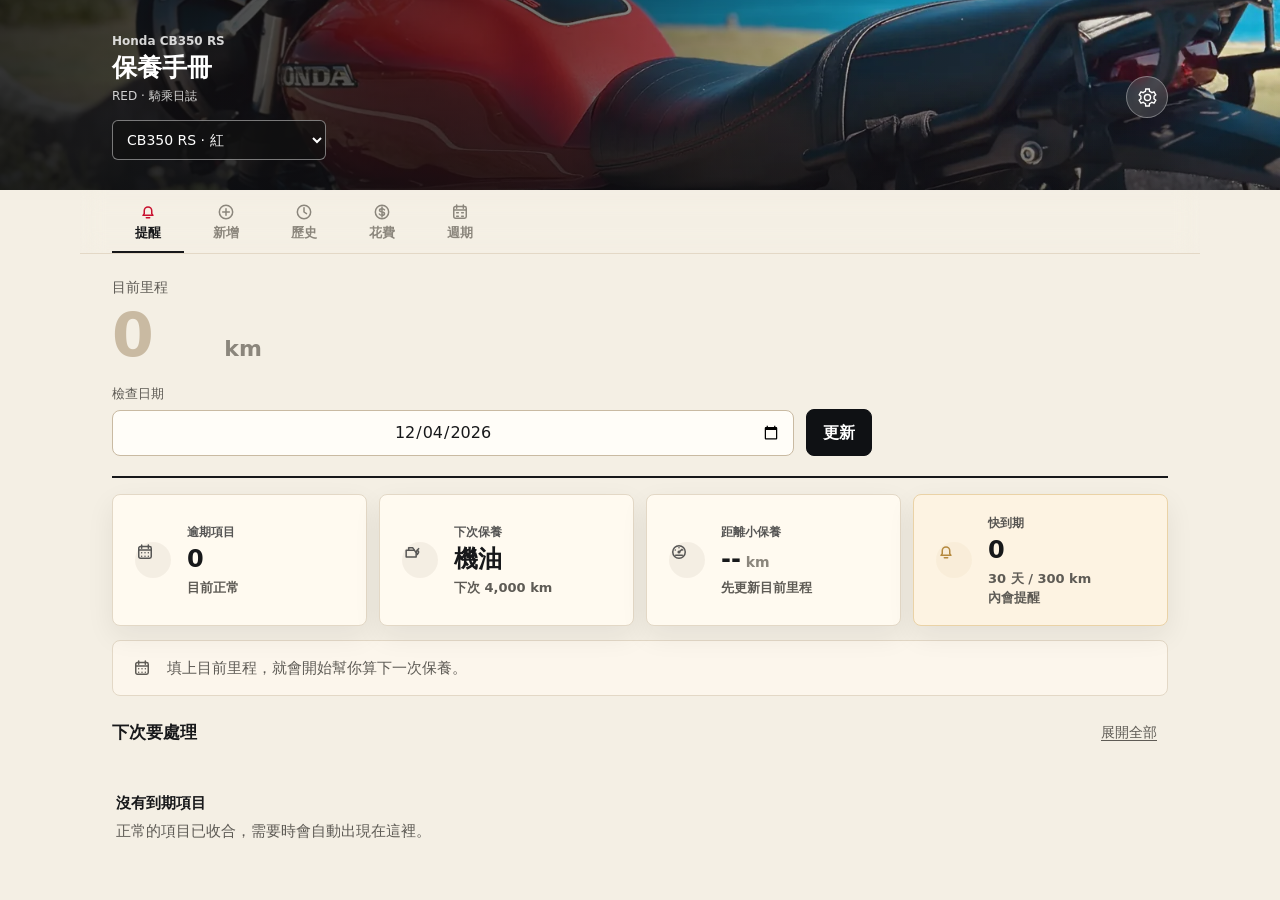
<file: index.html>
<!doctype html>
<html lang="zh-Hant">
  <head>
    <meta charset="UTF-8" />
    <meta name="viewport" content="width=device-width, initial-scale=1.0" />
    <title>Honda CB350 保養助理</title>
    <meta http-equiv="refresh" content="0; url=./app/" />
    <link rel="canonical" href="./app/" />
  </head>
  <body>
    <p><a href="./app/">開啟 Honda CB350 保養助理</a></p>
  </body>
</html>
</file>
<file: app/styles.css>
:root {
  color-scheme: light;

  --paper: #f4efe4;
  --card: #fffaf0;
  --ink: #17181a;
  --ink-2: #5e5b55;
  --ink-3: #8b867c;
  --line: #e3d8c6;
  --line-strong: #c9baa2;

  --honda: #c8102e;
  --due: #c0261c;
  --due-bg: #fdecea;
  --soon: #9a6100;
  --soon-bg: #fdf3e2;
  --ok: #2c6e52;
  --ok-bg: #eaf4ef;
  --focus: #1d4ed8;
  --rubber: #0f1114;

  --tabbar-h: 58px;
  --banner-ink: #0f1114;
  --radius: 8px;
}

* {
  box-sizing: border-box;
}

html,
body {
  margin: 0;
}

body {
  display: flex;
  flex-direction: column;
  min-height: 100vh;
  min-width: 320px;
  background: var(--paper);
  color: var(--ink);
  font-family: "Noto Sans TC", "PingFang TC", "Microsoft JhengHei", system-ui, -apple-system,
    "Segoe UI", sans-serif;
  font-size: 16px;
  line-height: 1.6;
  -webkit-text-size-adjust: 100%;
  padding-bottom: calc(var(--tabbar-h) + env(safe-area-inset-bottom));
}

button,
input,
select,
textarea {
  font: inherit;
  color: inherit;
}

button {
  cursor: pointer;
}

:focus-visible {
  outline: 2px solid var(--focus);
  outline-offset: 2px;
  border-radius: 4px;
}

h1,
h2,
p {
  margin: 0;
}

/* ---------------------------------------------------------------- 標頭 */

.masthead {
  position: relative;
  isolation: isolate;
  display: flex;
  align-items: flex-end;
  justify-content: space-between;
  gap: 16px;
  min-height: 128px;
  padding: 18px 20px 16px;
  background-color: #0f1114;
  background-image: url("./assets/cb350-rs-banner.webp");
  background-size: cover;
  background-position: center 62%;
  color: #fff;
}

/* 照片左半段是草地和海，直接放白字會糊掉，用漸層壓一層。 */
.masthead::after {
  content: "";
  position: absolute;
  inset: 0;
  z-index: -1;
  background:
    linear-gradient(90deg, rgba(12, 14, 17, 0.84) 0%, rgba(12, 14, 17, 0.56) 44%, rgba(12, 14, 17, 0.1) 80%),
    linear-gradient(0deg, rgba(12, 14, 17, 0.55), transparent 62%);
}

.mark {
  color: rgba(255, 255, 255, 0.82);
  font-size: 12px;
  font-weight: 700;
  letter-spacing: 0.06em;
  line-height: 1.2;
}

.masthead h1 {
  font-size: 26px;
  font-weight: 700;
  letter-spacing: -0.01em;
  line-height: 1.2;
}

.icon-btn {
  display: grid;
  place-items: center;
  width: 42px;
  height: 42px;
  flex: none;
  border: 1px solid rgba(255, 255, 255, 0.34);
  border-radius: 50%;
  background: rgba(255, 255, 255, 0.14);
  color: #fff;
  backdrop-filter: blur(6px);
}

.icon-btn svg {
  width: 21px;
  height: 21px;
  fill: none;
  stroke: currentColor;
  stroke-width: 1.6;
  stroke-linecap: round;
}

.shell {
  width: min(720px, 100%);
  margin: 0 auto;
  padding: 0 20px;
}

/* ---------------------------------------------------------------- 里程表 */

.odometer {
  padding: 22px 0 20px;
  border-bottom: 2px solid var(--ink);
}

.odo-label {
  display: block;
  color: var(--ink-2);
  font-size: 14px;
}

.odo-readout {
  display: flex;
  align-items: baseline;
  gap: 8px;
  margin: 2px 0 14px;
}

.odo-readout input {
  width: 100%;
  min-width: 0;
  padding: 0;
  border: 0;
  background: none;
  font-size: clamp(46px, 15vw, 66px);
  font-weight: 700;
  font-variant-numeric: tabular-nums;
  letter-spacing: -0.035em;
  line-height: 1;
}

.odo-readout input::placeholder {
  color: var(--line-strong);
}

.odo-readout input:focus {
  outline: none;
}

.odo-readout input:focus-visible {
  outline: 2px solid var(--focus);
  outline-offset: 4px;
}

/* 隱藏 number input 的上下箭頭，它會擠壓大字讀數 */
.odo-readout input::-webkit-outer-spin-button,
.odo-readout input::-webkit-inner-spin-button {
  appearance: none;
  margin: 0;
}

.odo-readout input[type="number"] {
  -moz-appearance: textfield;
}

.odo-unit {
  flex: none;
  color: var(--ink-3);
  font-size: 20px;
  font-weight: 600;
}

.odo-footer {
  display: flex;
  align-items: flex-end;
  gap: 12px;
}

.odo-footer .field {
  flex: 1;
  min-width: 0;
}

/* ---------------------------------------------------------------- 表單元件 */

.field {
  display: grid;
  gap: 5px;
}

.field > span {
  color: var(--ink-2);
  font-size: 13px;
}

.field input,
.composer textarea {
  width: 100%;
  padding: 10px 12px;
  border: 1px solid var(--line-strong);
  border-radius: var(--radius);
  background: var(--card);
}

.field input:focus-visible,
.composer textarea:focus-visible {
  outline: 2px solid var(--focus);
  outline-offset: 1px;
  border-color: var(--focus);
}

.btn {
  padding: 10px 16px;
  border: 1px solid var(--line-strong);
  border-radius: var(--radius);
  background: var(--card);
  font-weight: 600;
  white-space: nowrap;
}

.btn.primary {
  border-color: var(--ink);
  background: var(--ink);
  color: #fff;
}

.btn.primary:disabled {
  opacity: 0.5;
  cursor: default;
}

.btn.quiet {
  padding: 6px 10px;
  border-color: transparent;
  background: none;
  color: var(--ink-2);
  font-size: 14px;
  font-weight: 500;
  text-decoration: underline;
  text-underline-offset: 3px;
}

.btn.block {
  display: block;
  width: 100%;
}

.btn.danger {
  border-color: #f0c6c1;
  color: var(--due);
}

.btn.block + .btn.block {
  margin-top: 10px;
}

/* ---------------------------------------------------------------- 狀態列 */

.status-strip {
  padding: 14px 0;
  border-bottom: 1px solid var(--line);
  color: var(--ink-2);
  font-size: 15px;
}

.status-strip .count {
  color: var(--ink);
  font-weight: 700;
  font-variant-numeric: tabular-nums;
}

.status-strip .count.due {
  color: var(--due);
}

.status-strip .count.soon {
  color: var(--soon);
}

/* ---------------------------------------------------------------- 分頁 */

.view {
  display: none;
  padding: 18px 0 28px;
}

.view.is-active {
  display: block;
}

.view-head {
  display: flex;
  align-items: center;
  justify-content: space-between;
  gap: 12px;
  margin-bottom: 12px;
}

.view-head h2 {
  font-size: 17px;
  font-weight: 700;
}

.tabbar {
  position: fixed;
  inset: auto 0 0;
  z-index: 5;
  display: grid;
  grid-template-columns: repeat(5, 1fr);
  height: calc(var(--tabbar-h) + env(safe-area-inset-bottom));
  padding-bottom: env(safe-area-inset-bottom);
  border-top: 1px solid var(--line);
  background: var(--card);
}

.tab {
  position: relative;
  border: 0;
  background: none;
  color: var(--ink-3);
  font-size: 13px;
  font-weight: 600;
}

.tab.is-active {
  color: var(--ink);
  box-shadow: inset 0 2px 0 var(--ink);
}

.tab-dot {
  position: absolute;
  top: 12px;
  left: 50%;
  margin-left: 16px;
  width: 7px;
  height: 7px;
  border-radius: 50%;
  background: var(--due);
}

/* ---------------------------------------------------------------- 提醒 */

.reminder-list {
  border-top: 1px solid var(--line);
}

.reminder {
  padding: 14px 0 14px 14px;
  border-bottom: 1px solid var(--line);
  border-left: 4px solid var(--line-strong);
}

.reminder-top {
  display: flex;
  align-items: baseline;
  gap: 8px;
}

.reminder-cat {
  flex: 1;
  font-size: 12px;
  font-weight: 600;
}

.reminder-bottom {
  display: flex;
  align-items: flex-end;
  justify-content: space-between;
  gap: 12px;
  margin-top: 8px;
}

.reminder.due {
  border-left-color: var(--due);
}

.reminder.soon {
  border-left-color: var(--soon);
}

.reminder.ok {
  border-left-color: var(--ok);
}

.reminder-name {
  font-weight: 700;
}

.reminder-state {
  flex: none;
  padding: 2px 9px;
  border-radius: 999px;
  background: var(--ok-bg);
  color: var(--ok);
  font-size: 13px;
  font-weight: 600;
}

.reminder.due .reminder-state {
  background: var(--due-bg);
  color: var(--due);
}

.reminder.soon .reminder-state {
  background: var(--soon-bg);
  color: var(--soon);
}

.reminder-meta {
  color: var(--ink-2);
  font-size: 14px;
  font-variant-numeric: tabular-nums;
}

.reminder-meta b {
  color: var(--ink);
  font-weight: 600;
}

.reminder-done {
  flex: none;
  padding: 7px 14px;
  border: 1px solid var(--line-strong);
  border-radius: var(--radius);
  background: var(--card);
  font-size: 14px;
  font-weight: 600;
}

/* ---------------------------------------------------------------- 新增 */

.composer {
  display: grid;
  gap: 12px;
}

.composer textarea {
  resize: vertical;
  line-height: 1.65;
}

.chips {
  display: flex;
  flex-wrap: wrap;
  gap: 8px;
}

.chips button {
  padding: 7px 14px;
  border: 1px solid var(--line-strong);
  border-radius: 999px;
  background: var(--card);
  font-size: 14px;
}

.hint {
  margin-top: 12px;
  color: var(--ink-2);
  font-size: 14px;
}

.hint.warn {
  color: var(--soon);
}

/* ---------------------------------------------------------------- 歷史 */

.visit {
  margin-bottom: 18px;
  border: 1px solid var(--line);
  border-radius: var(--radius);
  background: var(--card);
  overflow: hidden;
}

.visit-head {
  display: flex;
  align-items: baseline;
  justify-content: space-between;
  gap: 12px;
  padding: 12px 14px;
  border-bottom: 1px solid var(--line);
  background: #fafbfb;
}

.visit-date {
  font-weight: 700;
  font-variant-numeric: tabular-nums;
}

.visit-odo {
  color: var(--ink-2);
  font-size: 14px;
  font-variant-numeric: tabular-nums;
}

.visit-item {
  display: grid;
  grid-template-columns: 1fr auto auto;
  gap: 2px 10px;
  align-items: baseline;
  padding: 11px 14px;
}

.visit-item + .visit-item {
  border-top: 1px solid var(--line);
}

.visit-name {
  font-weight: 600;
}

.visit-action {
  color: var(--ink-2);
  font-size: 14px;
}

.visit-cost {
  font-variant-numeric: tabular-nums;
  font-weight: 600;
}

.visit-note {
  grid-column: 1 / -1;
  color: var(--ink-3);
  font-size: 13px;
  line-height: 1.5;
}

.visit-del {
  grid-row: 1;
  grid-column: 3;
  width: 30px;
  height: 30px;
  border: 0;
  border-radius: 50%;
  background: none;
  color: var(--ink-3);
  font-size: 20px;
  line-height: 1;
}

.visit-del:hover {
  background: var(--due-bg);
  color: var(--due);
}

/* ---------------------------------------------------------------- 週期 */

.schedule-row {
  display: flex;
  align-items: baseline;
  justify-content: space-between;
  gap: 12px;
  padding: 12px 0;
  border-bottom: 1px solid var(--line);
}

.schedule-row:first-child {
  border-top: 1px solid var(--line);
}

.schedule-name {
  font-weight: 600;
}

.schedule-every {
  flex: none;
  color: var(--ink-2);
  font-size: 14px;
  font-variant-numeric: tabular-nums;
}

/* ---------------------------------------------------------------- 設定 */

.setting-block {
  padding: 16px 0;
  border-top: 1px solid var(--line);
}

/* ---------------------------------------------------------------- 空狀態與提示 */

.empty {
  padding: 28px 4px;
  color: var(--ink-2);
  font-size: 15px;
}

.empty b {
  display: block;
  margin-bottom: 4px;
  color: var(--ink);
}

.toast {
  position: fixed;
  left: 50%;
  bottom: calc(var(--tabbar-h) + env(safe-area-inset-bottom) + 14px);
  z-index: 10;
  width: min(560px, calc(100% - 32px));
  transform: translateX(-50%);
  padding: 12px 16px;
  border-radius: var(--radius);
  background: var(--ink);
  color: #fff;
  font-size: 15px;
  line-height: 1.5;
  box-shadow: 0 6px 24px rgba(0, 0, 0, 0.18);
}

.toast[data-kind="warn"] {
  background: var(--due);
}

@media (prefers-reduced-motion: no-preference) {
  .toast {
    animation: toast-in 160ms ease-out;
  }
}

@keyframes toast-in {
  from {
    opacity: 0;
    transform: translate(-50%, 8px);
  }
}

/* ---------------------------------------------------------------- 桌機 */

@media (min-width: 760px) {
  body {
    padding-bottom: 0;
  }

  .masthead {
    min-height: 168px;
    padding: 26px 32px 22px;
  }

  .masthead h1 {
    font-size: 30px;
  }

  .shell {
    padding: 0 32px;
  }

  .masthead {
    order: 1;
  }

  .tabbar {
    order: 2;
    position: static;
    width: min(720px, 100%);
    margin: 0 auto;
    height: auto;
    padding: 0 32px;
    border-top: 0;
    border-bottom: 1px solid var(--line);
    background: none;
    grid-template-columns: repeat(5, max-content);
    gap: 4px;
  }

  .tab {
    padding: 12px 16px;
  }

  .tab.is-active {
    box-shadow: inset 0 -2px 0 var(--ink);
  }

  .tab-dot {
    top: 10px;
    margin-left: 20px;
  }

  .shell {
    order: 3;
  }

  .toast {
    bottom: 24px;
  }
}

/* ---------------------------------------------------------------- 進度條 */

.bar {
  height: 5px;
  margin-top: 9px;
  border-radius: 3px;
  background: #eceef0;
  overflow: hidden;
}

.bar > span {
  display: block;
  height: 100%;
  border-radius: 3px;
  background: var(--ok);
}

.reminder.soon .bar > span {
  background: var(--soon);
}

.reminder.due .bar > span {
  background: var(--due);
}

/* ---------------------------------------------------------------- 快捷列 */

.quick-label {
  margin-bottom: 8px;
  color: var(--ink-2);
  font-size: 13px;
}

.quick-row {
  display: grid;
  grid-template-columns: repeat(auto-fit, minmax(84px, 1fr));
  gap: 8px;
  margin-bottom: 20px;
}

.quick {
  display: grid;
  gap: 2px;
  padding: 10px 8px;
  border: 1px solid var(--line-strong);
  border-radius: var(--radius);
  background: var(--card);
  text-align: left;
}

.quick.is-active {
  border-color: var(--ink);
  box-shadow: inset 0 0 0 1px var(--ink);
}

.quick-name {
  font-size: 14px;
  font-weight: 600;
}

.quick-every {
  color: var(--ink-3);
  font-size: 12px;
  font-variant-numeric: tabular-nums;
}

/* ---------------------------------------------------------------- 新增表單 */

.add-form {
  display: grid;
  gap: 14px;
  padding: 16px;
  border: 1px solid var(--line);
  border-radius: var(--radius);
  background: var(--card);
}

.field-row {
  display: grid;
  grid-template-columns: 1fr 1fr;
  gap: 12px;
}

.field > span em {
  color: var(--ink-3);
  font-size: 12px;
  font-style: normal;
}

.field select {
  width: 100%;
  padding: 10px 12px;
  border: 1px solid var(--line-strong);
  border-radius: var(--radius);
  background: var(--card);
}

.field select:focus-visible {
  outline: 2px solid var(--focus);
  outline-offset: 1px;
}

.text-entry {
  margin-top: 20px;
  padding: 14px 16px;
  border: 1px dashed var(--line-strong);
  border-radius: var(--radius);
}

.text-entry > summary {
  color: var(--ink-2);
  font-size: 14px;
  font-weight: 600;
  cursor: pointer;
}

.text-entry .composer {
  margin-top: 12px;
}

.text-entry-actions {
  display: flex;
  align-items: center;
  justify-content: flex-end;
  gap: 8px;
}

/* ---------------------------------------------------------------- 花費 */

.spend-total {
  padding: 4px 0 18px;
  border-bottom: 2px solid var(--ink);
}

.spend-total-label {
  display: block;
  color: var(--ink-2);
  font-size: 14px;
}

.spend-total strong {
  display: block;
  font-size: clamp(34px, 11vw, 48px);
  font-weight: 700;
  font-variant-numeric: tabular-nums;
  letter-spacing: -0.03em;
  line-height: 1.1;
}

.spend-facts {
  display: grid;
  grid-template-columns: 1fr 1fr;
  gap: 0;
  margin: 0;
  padding: 0;
}

.spend-facts > div {
  padding: 12px 0;
  border-bottom: 1px solid var(--line);
}

.spend-facts > div:nth-child(odd) {
  padding-right: 12px;
  border-right: 1px solid var(--line);
}

.spend-facts > div:nth-child(even) {
  padding-left: 12px;
}

.spend-facts dt {
  color: var(--ink-2);
  font-size: 13px;
}

.spend-facts dd {
  margin: 2px 0 0;
  font-weight: 600;
  font-variant-numeric: tabular-nums;
}

.sub-head {
  margin: 26px 0 10px;
  font-size: 13px;
  font-weight: 700;
}

.spend-row {
  padding: 10px 0;
}

.spend-row-top {
  display: flex;
  align-items: baseline;
  gap: 8px;
}

.spend-name {
  font-weight: 600;
}

.spend-count {
  flex: 1;
  color: var(--ink-3);
  font-size: 13px;
  font-variant-numeric: tabular-nums;
}

.spend-sum {
  font-variant-numeric: tabular-nums;
  font-weight: 600;
}

/* ---------------------------------------------------------------- 歷史列補充 */

/* 欄位：名稱、金額、編輯、刪除；分類色改由左側圖示呈現（見 maintenance-icons.css）。 */
.visit-item {
  grid-template-columns: minmax(0, 1fr) auto auto auto;
}

.visit-detail {
  grid-column: 1 / -1;
  color: var(--ink-2);
  font-size: 14px;
}

.visit-note {
  grid-column: 1 / -1;
}

/* ---------------------------------------------------------------- 診斷輸出 */

.diag {
  margin: 10px 0 0;
  padding: 12px;
  border: 1px solid var(--line);
  border-radius: var(--radius);
  background: #fafbfb;
  color: var(--ink-2);
  font-family: ui-monospace, "SFMono-Regular", Menlo, monospace;
  font-size: 12.5px;
  line-height: 1.7;
  white-space: pre-wrap;
  word-break: break-word;
}

.diag[data-status="ok"] {
  border-color: #bfdccd;
  background: var(--ok-bg);
  color: var(--ok);
}

.diag[data-status="warn"] {
  border-color: #f0c6c1;
  background: var(--due-bg);
  color: var(--due);
}

@media (min-width: 760px) {
  .quick-row {
    grid-template-columns: repeat(auto-fit, minmax(120px, 1fr));
  }

  .spend-facts {
    grid-template-columns: repeat(4, 1fr);
  }

  .spend-facts > div:nth-child(odd),
  .spend-facts > div:nth-child(even) {
    padding: 12px;
    border-right: 1px solid var(--line);
  }

  .spend-facts > div:last-child {
    border-right: 0;
  }
}

/* ---------------------------------------------------------------- 儀表總覽與響應式優化 */

body::before {
  content: "";
  position: fixed;
  inset: 0;
  z-index: -2;
  pointer-events: none;
  background:
    linear-gradient(180deg, rgba(15, 17, 20, 0.08), transparent 180px),
    radial-gradient(circle at top right, rgba(200, 16, 46, 0.1), transparent 260px);
}

.shell {
  width: min(860px, 100%);
  padding-inline: 16px;
}

.masthead {
  min-height: 138px;
}

.field input,
.field select,
.composer textarea {
  background: #fffdf8;
}

.field select:focus-visible {
  outline: 2px solid var(--focus);
  outline-offset: 1px;
  border-color: var(--focus);
}

.btn {
  background: #fffdf8;
}

.btn.primary {
  border-color: var(--rubber);
  background: var(--rubber);
}

.btn.primary:hover,
.btn.primary:focus-visible {
  border-color: var(--honda);
  background: var(--honda);
}

.dashboard {
  display: grid;
  gap: 12px;
  padding-top: 16px;
}

.dash-card {
  border: 1px solid var(--line);
  border-radius: var(--radius);
  background: var(--card);
  box-shadow: 0 10px 28px rgba(23, 24, 26, 0.07);
}

.dash-card span {
  display: block;
  color: inherit;
  opacity: 0.72;
  font-size: 12px;
  font-weight: 700;
}

.dash-card small {
  font-size: 13px;
  font-weight: 600;
}

.dash-grid {
  display: grid;
  grid-template-columns: repeat(2, minmax(0, 1fr));
  gap: 10px;
}

.dash-card {
  min-height: 112px;
  padding: 14px;
  text-align: left;
}

.dash-card strong {
  display: block;
  margin: 4px 0 6px;
  font-size: 24px;
  font-weight: 800;
  font-variant-numeric: tabular-nums;
  line-height: 1.15;
}

.dash-card small {
  display: block;
  color: var(--ink-2);
  line-height: 1.4;
}

/* 數字後面的單位（km）跟著數字同一行。 */
.dash-card strong small {
  display: inline;
  color: var(--ink-3);
  font-size: 14px;
  font-weight: 600;
}

.dash-card.urgent {
  border-color: #e6aaa4;
  background: var(--due-bg);
}

.dash-card.urgent strong {
  color: var(--due);
}

.dash-card.warm {
  border-color: #ead2a6;
  background: var(--soon-bg);
}

.status-strip {
  margin-top: 14px;
  padding: 12px 14px;
  border: 1px solid var(--line);
  border-radius: var(--radius);
  background: rgba(255, 250, 240, 0.72);
}

.tabbar {
  background: rgba(255, 250, 240, 0.96);
  backdrop-filter: blur(12px);
}

.reminder-list {
  display: grid;
  gap: 12px;
  border-top: 0;
}

.reminder {
  padding: 14px;
  border: 1px solid var(--line);
  border-left: 4px solid var(--line-strong);
  border-radius: var(--radius);
  background: var(--card);
}

.reminder-top {
  display: grid;
  grid-template-columns: 1fr auto;
  gap: 4px 8px;
}

.reminder-cat {
  grid-row: 2;
}

.reminder-name {
  font-size: 17px;
}

.reminder-state {
  grid-row: 1 / span 2;
  align-self: start;
}

.reminder-done:hover,
.visit-edit:hover {
  border-color: var(--honda);
  color: var(--honda);
}

.quick-row {
  grid-template-columns: repeat(2, minmax(0, 1fr));
}

.quick.is-active {
  border-color: var(--honda);
  box-shadow: inset 0 0 0 1px var(--honda);
}

.form-actions {
  display: flex;
  align-items: center;
  gap: 10px;
}

.form-actions .btn.block {
  flex: 1;
}

.text-entry {
  background: rgba(255, 250, 240, 0.54);
}

.history-tools {
  display: grid;
  grid-template-columns: 1fr;
  gap: 10px;
  margin-bottom: 14px;
  padding: 12px;
  border: 1px solid var(--line);
  border-radius: var(--radius);
  background: rgba(255, 250, 240, 0.72);
}

.visit-head {
  background: #f7efdf;
}

.visit-edit {
  grid-row: 1;
  grid-column: 3;
  padding: 4px 8px;
  border: 1px solid var(--line);
  border-radius: 999px;
  background: transparent;
  color: var(--ink-2);
  font-size: 13px;
  font-weight: 600;
}

.visit-del {
  grid-column: 4;
}

.diag {
  background: #fffdf8;
}

@media (min-width: 760px) {
  .tabbar {
    width: min(860px, 100%);
    background: transparent;
  }

  .dash-grid {
    grid-template-columns: repeat(4, minmax(0, 1fr));
  }

  .quick-row {
    grid-template-columns: repeat(auto-fit, minmax(120px, 1fr));
  }

  .history-tools {
    grid-template-columns: 1fr 180px;
  }
}

@media (max-width: 520px) {
  .field-row {
    grid-template-columns: 1fr;
  }

  .odo-footer,
  .reminder-bottom,
  .text-entry-actions,
  .form-actions {
    align-items: stretch;
    flex-direction: column;
  }

  .reminder-done,
  .text-entry-actions .btn,
  .form-actions .btn {
    width: 100%;
  }

  .visit-head {
    flex-wrap: wrap;
  }

  /* 手機上金額移到第二行右側，長名稱（大保養（店家））才不會被擠成一字一行。 */
  .visit-item {
    grid-template-columns: minmax(0, 1fr) auto auto;
    column-gap: 6px;
  }

  .visit-edit {
    grid-column: 2;
  }

  .visit-del {
    grid-column: 3;
  }

  .visit-detail {
    grid-row: 2;
    grid-column: 1;
  }

  .visit-cost {
    grid-row: 2;
    grid-column: 2 / -1;
    justify-self: end;
  }
}

/* 年度花費沿用 .schedule-row 的外觀，但沒有項目圖示，不需要預留圖示欄。 */
#spendByYear .schedule-row {
  display: flex;
  padding-left: 0;
}

#spendByYear .schedule-name,
#spendByYear .schedule-every {
  grid-column: auto;
  grid-row: auto;
}
</file>
<file: app/mobile-fixes.css>
/* iPhone / mobile layout hardening
 * Keep all content inside the visual viewport, respect notches / Dynamic Island,
 * and neutralize intrinsic widths from iOS form controls.
 */

html {
  width: 100%;
  max-width: 100%;
  overflow-x: hidden;
  background: var(--paper);
}

body {
  width: 100%;
  max-width: 100%;
  min-width: 0;
  min-height: 100dvh;
  overflow-x: hidden;
  padding-bottom: calc(var(--tabbar-h) + env(safe-area-inset-bottom) + 12px);
}

.masthead {
  width: 100%;
  max-width: 100%;
  padding-top: calc(18px + env(safe-area-inset-top));
  min-height: calc(138px + env(safe-area-inset-top));
}

.shell,
.view,
.dashboard,
.add-form,
.field-row,
.field,
.history-tools,
.text-entry,
.reminder,
.visit,
.schedule-row {
  min-width: 0;
  max-width: 100%;
}

.shell {
  width: 100%;
  padding-left: max(16px, env(safe-area-inset-left));
  padding-right: max(16px, env(safe-area-inset-right));
}

/* Home-only summary. Secondary tabs start directly at their own page content. */
body.secondary-tab .masthead,
body.secondary-tab .odometer,
body.secondary-tab .dashboard,
body.secondary-tab .status-strip {
  display: none;
}

body.secondary-tab .shell {
  padding-top: calc(env(safe-area-inset-top) + 14px);
}

body.secondary-tab .view.is-active {
  padding-top: 8px;
}

/* iOS form controls can keep an intrinsic minimum width and overflow CSS grids. */
input,
select,
textarea,
button {
  min-width: 0;
  max-width: 100%;
}

.field input,
.field select,
.composer textarea {
  display: block;
  width: 100%;
  max-width: 100%;
  min-width: 0;
  font-size: 16px;
}

input[type="date"],
input[type="number"],
input[type="search"],
input[type="text"] {
  display: block;
  box-sizing: border-box;
  width: 100%;
  max-width: 100%;
  min-width: 0;
}

/* Safari date controls have an intrinsic width that can escape narrow cards. */
input[type="date"] {
  -webkit-appearance: none;
  appearance: none;
  text-align: left;
  overflow: hidden;
}

input[type="date"]::-webkit-date-and-time-value {
  min-width: 0;
  width: 100%;
  text-align: left;
}

.odo-readout {
  width: 100%;
  min-width: 0;
}

.odo-readout input {
  min-width: 0;
  max-width: calc(100% - 48px);
}

.odo-footer {
  width: 100%;
  min-width: 0;
}

.tabbar {
  width: 100%;
  max-width: 100vw;
  padding-left: env(safe-area-inset-left);
  padding-right: env(safe-area-inset-right);
}

.tab {
  min-width: 0;
  overflow: hidden;
  text-overflow: ellipsis;
  white-space: nowrap;
}

@media (max-width: 520px) {
  .masthead {
    padding-left: max(18px, env(safe-area-inset-left));
    padding-right: max(18px, env(safe-area-inset-right));
  }

  .shell {
    padding-left: max(14px, env(safe-area-inset-left));
    padding-right: max(14px, env(safe-area-inset-right));
  }

  .field-row {
    grid-template-columns: minmax(0, 1fr);
    width: 100%;
  }

  .add-form {
    width: 100%;
    padding: 14px;
    overflow: clip;
  }

  .add-form .field,
  .add-form .field-row,
  .add-form input,
  .add-form select {
    width: 100%;
    max-width: 100%;
    min-width: 0;
  }

  .odo-footer {
    display: grid;
    grid-template-columns: minmax(0, 1fr);
    gap: 10px;
  }

  .odo-footer .btn {
    width: 100%;
  }

  .dashboard {
    grid-template-columns: minmax(0, 1fr);
  }

  /* 手機上兩欄，讓下面的「下次要處理」不用滑兩三個畫面才看得到。 */
  .dash-grid {
    grid-template-columns: repeat(2, minmax(0, 1fr));
    gap: 8px;
  }

  .dash-card,
  .status-strip {
    width: 100%;
    min-width: 0;
  }

  .visit-head,
  .reminder-bottom,
  .text-entry-actions,
  .form-actions {
    width: 100%;
  }

  .tab {
    padding-inline: 4px;
    font-size: 12px;
  }
}

/* Small iPhones / Display Zoom */
@media (max-width: 390px) {
  .shell {
    padding-left: 12px;
    padding-right: 12px;
  }

  .masthead {
    padding-left: 16px;
    padding-right: 16px;
  }

  .odo-readout input {
    font-size: clamp(42px, 14vw, 58px);
  }

}

@media (min-width: 760px) {
  body {
    min-height: 100vh;
    padding-bottom: 0;
  }

  .masthead {
    min-height: 168px;
    padding-top: 26px;
  }

  .shell {
    width: min(860px, 100%);
    padding-left: 32px;
    padding-right: 32px;
  }

  body.secondary-tab .masthead,
  body.secondary-tab .odometer,
  body.secondary-tab .dashboard,
  body.secondary-tab .status-strip {
    display: initial;
  }

  body.secondary-tab .masthead {
    display: flex;
  }

  body.secondary-tab .odometer,
  body.secondary-tab .dashboard {
    display: grid;
  }

  body.secondary-tab .status-strip {
    display: block;
  }

  body.secondary-tab .shell {
    padding-top: 0;
  }
}
</file>
<file: app/maintenance-icons.css>
/* Maintenance item icon styling */
.maintenance-icon {
  display: inline-grid;
  place-items: center;
  width: 44px;
  height: 44px;
  flex: none;
  border-radius: 50%;
  background: #f1eadf;
  color: var(--ink);
}

.maintenance-icon svg {
  display: block;
  width: 25px;
  height: 25px;
  fill: none;
  stroke: currentColor;
  stroke-width: 1.8;
  stroke-linecap: round;
  stroke-linejoin: round;
}

/* 圖示放在左邊、名稱與週期疊在右邊，一顆按鈕只佔一行高度。 */
.quick {
  position: relative;
  grid-template-columns: auto minmax(0, 1fr);
  column-gap: 10px;
  align-items: center;
}

.quick .maintenance-icon--quick {
  grid-row: 1 / span 2;
  width: 30px;
  height: 30px;
}

.quick-name,
.quick-every {
  grid-column: 2;
}

.quick .maintenance-icon--quick svg {
  width: 17px;
  height: 17px;
}

.reminder {
  position: relative;
  padding-left: 70px;
}

.reminder > .maintenance-icon--card {
  position: absolute;
  left: 14px;
  top: 50%;
  width: 44px;
  height: 44px;
  transform: translateY(-50%);
}

.reminder.due > .maintenance-icon--card,
.dash-card.urgent > .maintenance-icon--dash {
  background: #fbe3df;
  color: var(--due);
}

.reminder.soon > .maintenance-icon--card,
.dash-card.warm > .maintenance-icon--dash {
  background: #f8ecd6;
  color: var(--soon);
}

.reminder.ok > .maintenance-icon--card {
  background: #e7f1eb;
  color: var(--ok);
}

.visit-item {
  position: relative;
  padding-left: 64px;
}

.visit-item > .maintenance-icon--history {
  position: absolute;
  left: 12px;
  top: 50%;
  width: 38px;
  height: 38px;
  transform: translateY(-50%);
  color: var(--cat, var(--ink));
  background: color-mix(in srgb, var(--cat, #8b867c) 13%, #fffaf0);
}

.schedule-row {
  position: relative;
  min-height: 62px;
  padding-left: 56px;
}

.schedule-row > .maintenance-icon--schedule {
  position: absolute;
  left: 0;
  top: 50%;
  width: 40px;
  height: 40px;
  transform: translateY(-50%);
}

.schedule-row.has-major-note {
  flex-wrap: wrap;
  align-items: flex-start;
  padding-top: 14px;
  padding-bottom: 14px;
}

.major-service-note {
  flex: 0 0 100%;
  margin-top: 8px;
  padding: 10px 12px;
  border-radius: 10px;
  background: rgba(74, 85, 96, 0.07);
  color: var(--ink-2);
  font-size: 13px;
  line-height: 1.7;
  white-space: normal;
}

/* Dashboard cards */
.dash-card {
  position: relative;
  display: grid;
  grid-template-columns: 52px minmax(0, 1fr);
  grid-template-rows: auto auto auto;
  column-gap: 14px;
  align-content: center;
  min-height: 126px;
  padding: 16px 18px;
  text-align: left;
}

.dash-card > .maintenance-icon--dash {
  position: static;
  grid-column: 1;
  grid-row: 1 / span 3;
  align-self: center;
  justify-self: center;
  width: 46px;
  height: 46px;
  transform: none;
}

.dash-card > .maintenance-icon--dash svg {
  width: 26px;
  height: 26px;
}

.dash-card > span:not(.maintenance-icon),
.dash-card > strong,
.dash-card > small {
  grid-column: 2;
  width: 100%;
  max-width: none;
  min-width: 0;
}

.dash-card > span:not(.maintenance-icon) {
  grid-row: 1;
  align-self: end;
}

.dash-card > strong {
  grid-row: 2;
}

.dash-card > small {
  grid-row: 3;
  align-self: start;
}

.status-strip {
  display: flex;
  align-items: center;
  gap: 10px;
}

.status-strip > .status-icon {
  width: 30px;
  height: 30px;
  background: transparent;
  color: var(--ink-2);
}

.status-strip > .status-icon svg {
  width: 20px;
  height: 20px;
}

.tabbar {
  align-items: stretch;
}

.tab {
  display: flex;
  flex-direction: column;
  align-items: center;
  justify-content: center;
  gap: 2px;
  line-height: 1.15;
}

.tab > .tab-icon {
  width: 24px;
  height: 24px;
  background: transparent;
  color: currentColor;
}

.tab > .tab-icon svg {
  width: 20px;
  height: 20px;
  stroke-width: 1.8;
}

.tab.is-active > .tab-icon {
  color: var(--honda);
}

@media (min-width: 760px) {
  .dash-card {
    grid-template-columns: 44px minmax(0, 1fr);
    column-gap: 12px;
    min-height: 132px;
    padding: 16px 18px;
  }

  .dash-card > .maintenance-icon--dash {
    width: 38px;
    height: 38px;
  }

  .dash-card > .maintenance-icon--dash svg {
    width: 21px;
    height: 21px;
  }

  .reminder > .maintenance-icon--card {
    left: 16px;
  }
}

@media (max-width: 520px) {
  .maintenance-icon {
    width: 46px;
    height: 46px;
  }

  .maintenance-icon svg {
    width: 26px;
    height: 26px;
  }

  .reminder {
    padding-left: 72px;
  }

  .reminder > .maintenance-icon--card {
    left: 14px;
    width: 46px;
    height: 46px;
  }

  /* 兩欄小卡：圖示和標籤同一行，數字與說明在下面佔滿寬度。 */
  .dash-card {
    grid-template-columns: 26px minmax(0, 1fr);
    grid-template-rows: auto auto 1fr;
    column-gap: 8px;
    align-content: start;
    min-height: 0;
    padding: 12px;
  }

  .dash-card > .maintenance-icon--dash {
    grid-row: 1;
    width: 26px;
    height: 26px;
  }

  .dash-card > .maintenance-icon--dash svg {
    width: 17px;
    height: 17px;
  }

  .dash-card > span:not(.maintenance-icon) {
    align-self: center;
  }

  .dash-card > strong,
  .dash-card > small {
    grid-column: 1 / -1;
  }

  .dash-grid .dash-card > strong {
    margin: 6px 0 4px;
    font-size: 22px;
    overflow-wrap: anywhere;
  }

  .dash-card > small {
    font-size: 12.5px;
  }

  .major-service-note {
    font-size: 12.5px;
    line-height: 1.65;
  }

  .tab {
    font-size: 11px;
  }
}
</file>
<file: app/desktop-fixes.css>
/* Desktop/tablet layout corrections. Mobile behavior stays unchanged. */
@media (min-width: 760px) {
  body {
    overflow-x: hidden;
  }

  .masthead {
    min-height: 150px;
  }

  .shell,
  .tabbar {
    width: min(1040px, 100%);
  }

  .shell {
    padding-left: 32px;
    padding-right: 32px;
  }

  /* The bike summary belongs to the home/reminders tab on desktop too. */
  body.secondary-tab .odometer,
  body.secondary-tab .dashboard,
  body.secondary-tab .status-strip {
    display: none !important;
  }

  body.secondary-tab .masthead {
    display: flex !important;
  }

  body.secondary-tab .shell {
    padding-top: 0;
  }

  body.secondary-tab .view.is-active {
    padding-top: 28px;
  }

  /* Keep mileage and its unit visually together. */
  .odo-readout {
    justify-content: flex-start;
  }

  .odo-readout input {
    font-size: clamp(56px, 6vw, 76px);
  }

  .odo-unit {
    font-size: 22px;
  }

  .odo-footer {
    max-width: 760px;
  }

  .dashboard {
    gap: 14px;
  }

  .dash-grid {
    grid-template-columns: repeat(2, minmax(190px, 1fr));
    gap: 12px;
  }

  .dash-card {
    min-height: 132px;
    padding: 16px 18px;
    overflow: hidden;
  }

  .dash-card span,
  .dash-card strong,
  .dash-card small {
    word-break: keep-all;
    overflow-wrap: normal;
  }

  .dash-card strong {
    font-size: clamp(22px, 2.2vw, 30px);
  }

  .dash-card > .maintenance-icon--dash {
    right: 16px;
    top: 16px;
    width: 36px;
    height: 36px;
  }

  .dash-card > .maintenance-icon--dash svg {
    width: 20px;
    height: 20px;
  }

  .dash-card > .maintenance-icon--dash + span,
  .dash-card > .maintenance-icon--dash ~ strong,
  .dash-card > .maintenance-icon--dash ~ small {
    max-width: calc(100% - 54px);
  }

  /* Desktop nav remains compact and does not overlap page content. */
  .tabbar {
    position: static;
    margin: 0 auto;
    padding-left: 32px;
    padding-right: 32px;
    grid-template-columns: repeat(5, max-content);
    justify-content: start;
    gap: 6px;
  }

  .tab {
    min-width: 72px;
    padding: 10px 14px 12px;
  }

  .tab-icon {
    width: 18px;
    height: 18px;
  }

  .maintenance-icon--quick,
  .maintenance-icon--history,
  .maintenance-icon--schedule {
    flex: none;
  }
}

@media (min-width: 1180px) {
  .shell,
  .tabbar {
    width: min(1120px, 100%);
  }

  .dash-grid {
    grid-template-columns: repeat(4, minmax(0, 1fr));
  }
}
</file>
<file: app/small-service.css>
/* 6,000 km minor-service checklist */
.minor-service-card {
  margin-bottom: 28px;
  padding: 18px;
  border: 1px solid var(--line);
  border-radius: var(--radius);
  background: var(--card);
  box-shadow: 0 10px 28px rgba(23, 24, 26, 0.06);
}

.minor-service-head {
  display: flex;
  align-items: flex-start;
  justify-content: space-between;
  gap: 16px;
}

.minor-service-kicker {
  display: block;
  margin-bottom: 4px;
  color: var(--honda);
  font-size: 12px;
  font-weight: 800;
  letter-spacing: 0.04em;
}

.minor-service-head h3 {
  margin: 0;
  font-size: 20px;
  line-height: 1.2;
}

.minor-service-head p {
  margin: 6px 0 0;
  color: var(--ink-2);
  font-size: 13px;
}

.minor-service-score {
  flex: none;
  min-width: 64px;
  padding: 9px 10px;
  border-radius: 14px;
  background: #f7efdf;
  text-align: center;
}

.minor-service-score strong,
.minor-service-score span {
  display: block;
}

.minor-service-score strong {
  font-size: 18px;
  font-variant-numeric: tabular-nums;
}

.minor-service-score span {
  margin-top: 1px;
  color: var(--ink-2);
  font-size: 11px;
}

.minor-service-progress {
  height: 6px;
  margin: 16px 0 8px;
  overflow: hidden;
  border-radius: 999px;
  background: #ece5da;
}

.minor-service-progress > span {
  display: block;
  height: 100%;
  border-radius: inherit;
  background: var(--ok);
  transition: width 160ms ease;
}

.minor-service-list {
  display: grid;
}

.minor-service-item {
  display: grid;
  grid-template-columns: 28px minmax(0, 1fr);
  gap: 12px;
  align-items: center;
  min-height: 66px;
  padding: 10px 0;
  border-bottom: 1px solid var(--line);
  cursor: pointer;
}

.minor-service-item:last-child {
  border-bottom: 0;
}

.minor-service-item input {
  position: absolute;
  opacity: 0;
  pointer-events: none;
}

.minor-service-check {
  position: relative;
  display: grid;
  place-items: center;
  width: 24px;
  height: 24px;
  border: 1.5px solid var(--line-strong);
  border-radius: 7px;
  background: #fffdf8;
}

.minor-service-item.is-done .minor-service-check {
  border-color: var(--ok);
  background: var(--ok);
}

.minor-service-item.is-done .minor-service-check::after {
  content: "";
  width: 8px;
  height: 4px;
  margin-top: -2px;
  border-left: 2px solid #fff;
  border-bottom: 2px solid #fff;
  transform: rotate(-45deg);
}

.minor-service-copy {
  min-width: 0;
}

.minor-service-copy strong,
.minor-service-copy small {
  display: block;
}

.minor-service-copy strong {
  font-size: 15px;
}

.minor-service-copy small {
  margin-top: 3px;
  color: var(--ink-2);
  font-size: 12.5px;
  line-height: 1.5;
}

.minor-service-item.is-done .minor-service-copy strong {
  color: var(--ok);
}

.minor-service-item.is-done .minor-service-copy small {
  opacity: 0.62;
}

.minor-service-foot {
  display: flex;
  align-items: center;
  justify-content: space-between;
  gap: 16px;
  margin-top: 12px;
  padding-top: 12px;
  border-top: 1px dashed var(--line-strong);
}

.minor-service-foot p {
  margin: 0;
  color: var(--ink-2);
  font-size: 12.5px;
  line-height: 1.5;
}

.minor-service-reset {
  flex: none;
}

@media (max-width: 520px) {
  .minor-service-card {
    padding: 16px;
    border-radius: 18px;
  }

  .minor-service-head h3 {
    font-size: 18px;
  }

  .minor-service-score {
    min-width: 58px;
  }

  .minor-service-item {
    min-height: 70px;
  }

  .minor-service-foot {
    align-items: stretch;
    flex-direction: column;
  }

  .minor-service-reset {
    width: 100%;
  }
}
</file>
<file: app/vehicle-theme.css>
/* Keep the existing handbook layout; vehicle accents are deliberately scoped. */
[hidden] { display: none !important; }
.sr-only { position: absolute; width: 1px; height: 1px; padding: 0; overflow: hidden; clip-path: inset(50%); white-space: nowrap; }
.masthead { min-height: 190px; align-items: center; }
.masthead-copy { position: relative; z-index: 1; min-width: 0; }
.masthead h1 { font-size: 25px; margin-top: 5px; letter-spacing: 0; }
.mark { letter-spacing: 0; }
.vehicle-caption { font-size: 12px; opacity: .8; margin-top: 4px; }
.vehicle-picker { display: block; margin-top: 14px; max-width: 265px; }
.vehicle-picker select { width: 100%; min-height: 40px; padding: 8px 30px 8px 10px; font-size: 14px; border: 1px solid #ffffff70; border-radius: 6px; color: #fff; background: #111111bb; }
.vehicle-picker option { background: var(--card); color: var(--ink); }
.masthead .icon-btn { position: relative; z-index: 2; }
.schedule-source { margin-top: 28px; padding-top: 18px; border-top: 1px solid var(--line); color: var(--ink-2); font-size: 14px; }
.schedule-source a { display: block; margin-top: 6px; color: var(--honda); }
.asset-credit { margin-top: 12px; font-size: 11px; color: var(--ink-3); }
#deliveryForm .field-row { margin-bottom: 14px; }
.reminder.unknown { border-color: var(--line-strong); }
.reminder-meta b { font-size: 18px; }
.odo-readout input { font-size: 60px; letter-spacing: 0; flex: 0 1 auto; width: calc(var(--odo-digits, 1) * 1ch + 0.12em); min-width: 2.5ch; } /* --odo-digits 由 app.js 依位數設定 */
.dash-card strong { font-size: 24px; letter-spacing: 0; }
.field input[type="date"] { min-height: 46px; height: 46px; text-align: center; padding-block: 0; line-height: 44px; }
.field input[type="date"]::-webkit-date-and-time-value { display: block; text-align: center; line-height: 44px; margin: 0; padding: 0; }
.field input[type="date"]::-webkit-datetime-edit { padding: 0; }
body[data-vehicle="gogoro"] { --honda: #ae2833; --focus: #326b83; }
/* 官網翠絲實拍照：人物在右半邊，左邊用暖棕漸層壓住，讓白字讀得清楚。 */
body[data-vehicle="gogoro"] .masthead { background: #e9b545 url("./assets/ezzy-500-jessie.jpg") right 30% / auto 175% no-repeat; color: #fff; border-bottom: 4px solid #ad303c; }
body[data-vehicle="gogoro"] .masthead::after { background: linear-gradient(90deg, rgba(110, 52, 18, 0.85), rgba(110, 52, 18, 0.55) 45%, rgba(110, 52, 18, 0) 75%); }
body[data-vehicle="gogoro"] .mark { color: rgba(255, 255, 255, 0.9); }
body[data-vehicle="gogoro"] .vehicle-caption { color: #fff; opacity: 0.9; }
body[data-vehicle="gogoro"] .vehicle-picker select { background: #fffaf0; color: #222; border-color: #c5ae7f; }
body[data-vehicle="gogoro"] .icon-btn { color: #855321; border-color: #c5ae7f; background: #fffaf0; }
@media (min-width: 760px) {
  .masthead { padding-inline: max(32px, calc((100% - 1056px) / 2)); }
  body[data-vehicle="gogoro"] .masthead { background-color: #6e3412; background-size: 40% auto; background-position: right 16%; }
  body[data-vehicle="gogoro"] .masthead::after { background: linear-gradient(90deg, rgba(110, 52, 18, 1) 61%, rgba(110, 52, 18, 0.55) 67%, rgba(110, 52, 18, 0) 78%); }
}
@media (max-width: 759px) {
  body.secondary-tab .masthead { display: flex; min-height: 146px; padding-top: max(14px, env(safe-area-inset-top)); padding-bottom: 14px; }
  body.secondary-tab .vehicle-caption { display: none; }
  .masthead { padding-inline: 16px; align-items: flex-start; }
  .masthead .icon-btn { width: 36px; height: 36px; }
  .vehicle-picker { width: 244px; max-width: calc(100vw - 72px); }
  .vehicle-picker { margin-top: 30px; }
  .masthead h1 { font-size: 23px; }
  .odo-label { text-align: center; }
  .odo-readout { justify-content: center; align-items: center; min-height: 64px; }
  .odo-readout input { max-width: calc(100% - 50px); font-size: 52px; line-height: 64px; height: 64px; text-align: center; }
  .odo-footer .field > span { text-align: center; }
  .dash-card strong { font-size: 24px; }
  .schedule-row { display: grid; grid-template-columns: 36px minmax(0, 1fr); column-gap: 10px; row-gap: 3px; align-items: center; padding-left: 0; }
  .schedule-row > .maintenance-icon { position: static; transform: none; width: 36px; height: 36px; grid-column: 1; grid-row: 1 / 3; }
  .schedule-name { grid-column: 2; grid-row: 1; }
  .schedule-every { grid-column: 2; grid-row: 2; text-align: left; white-space: normal; }
  .schedule-row .major-service-note { grid-column: 2; }
}
@media (max-width: 359px) {
  .mark { font-size: 11px; }
}
</file>
